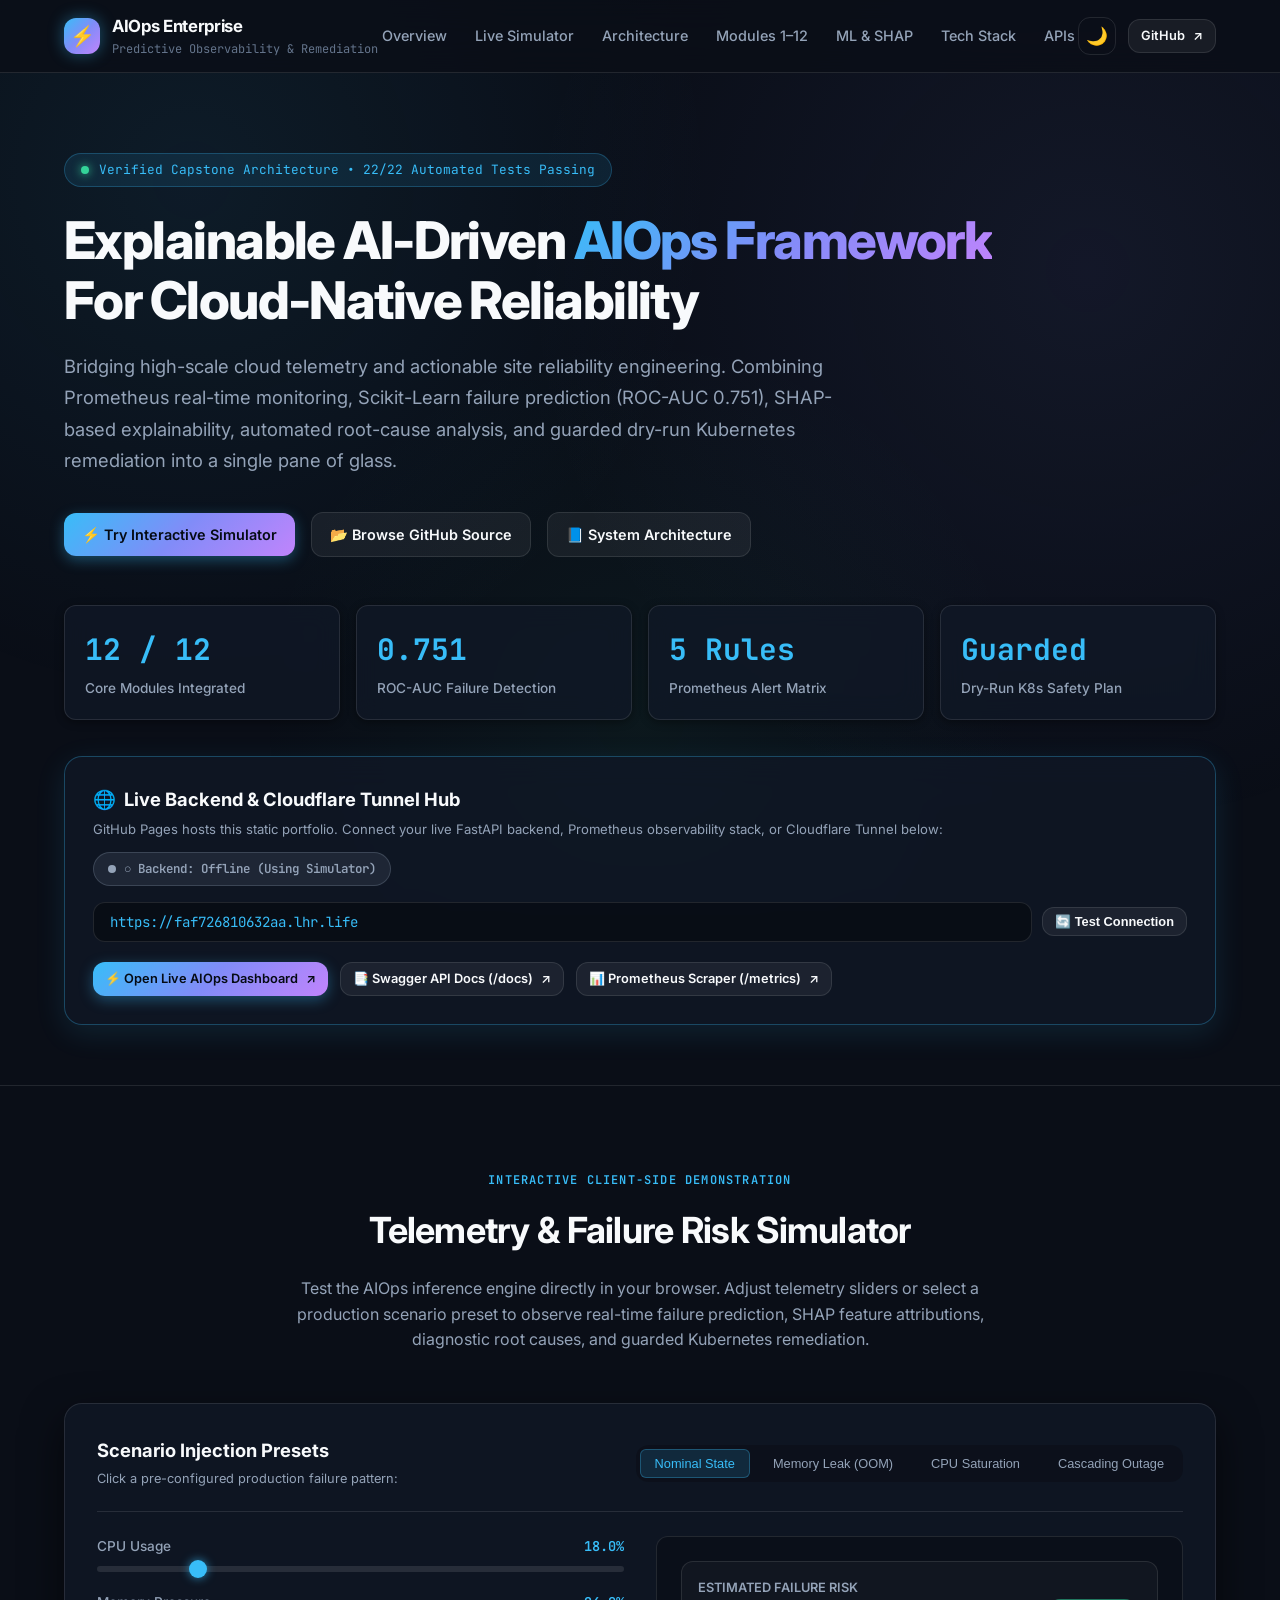
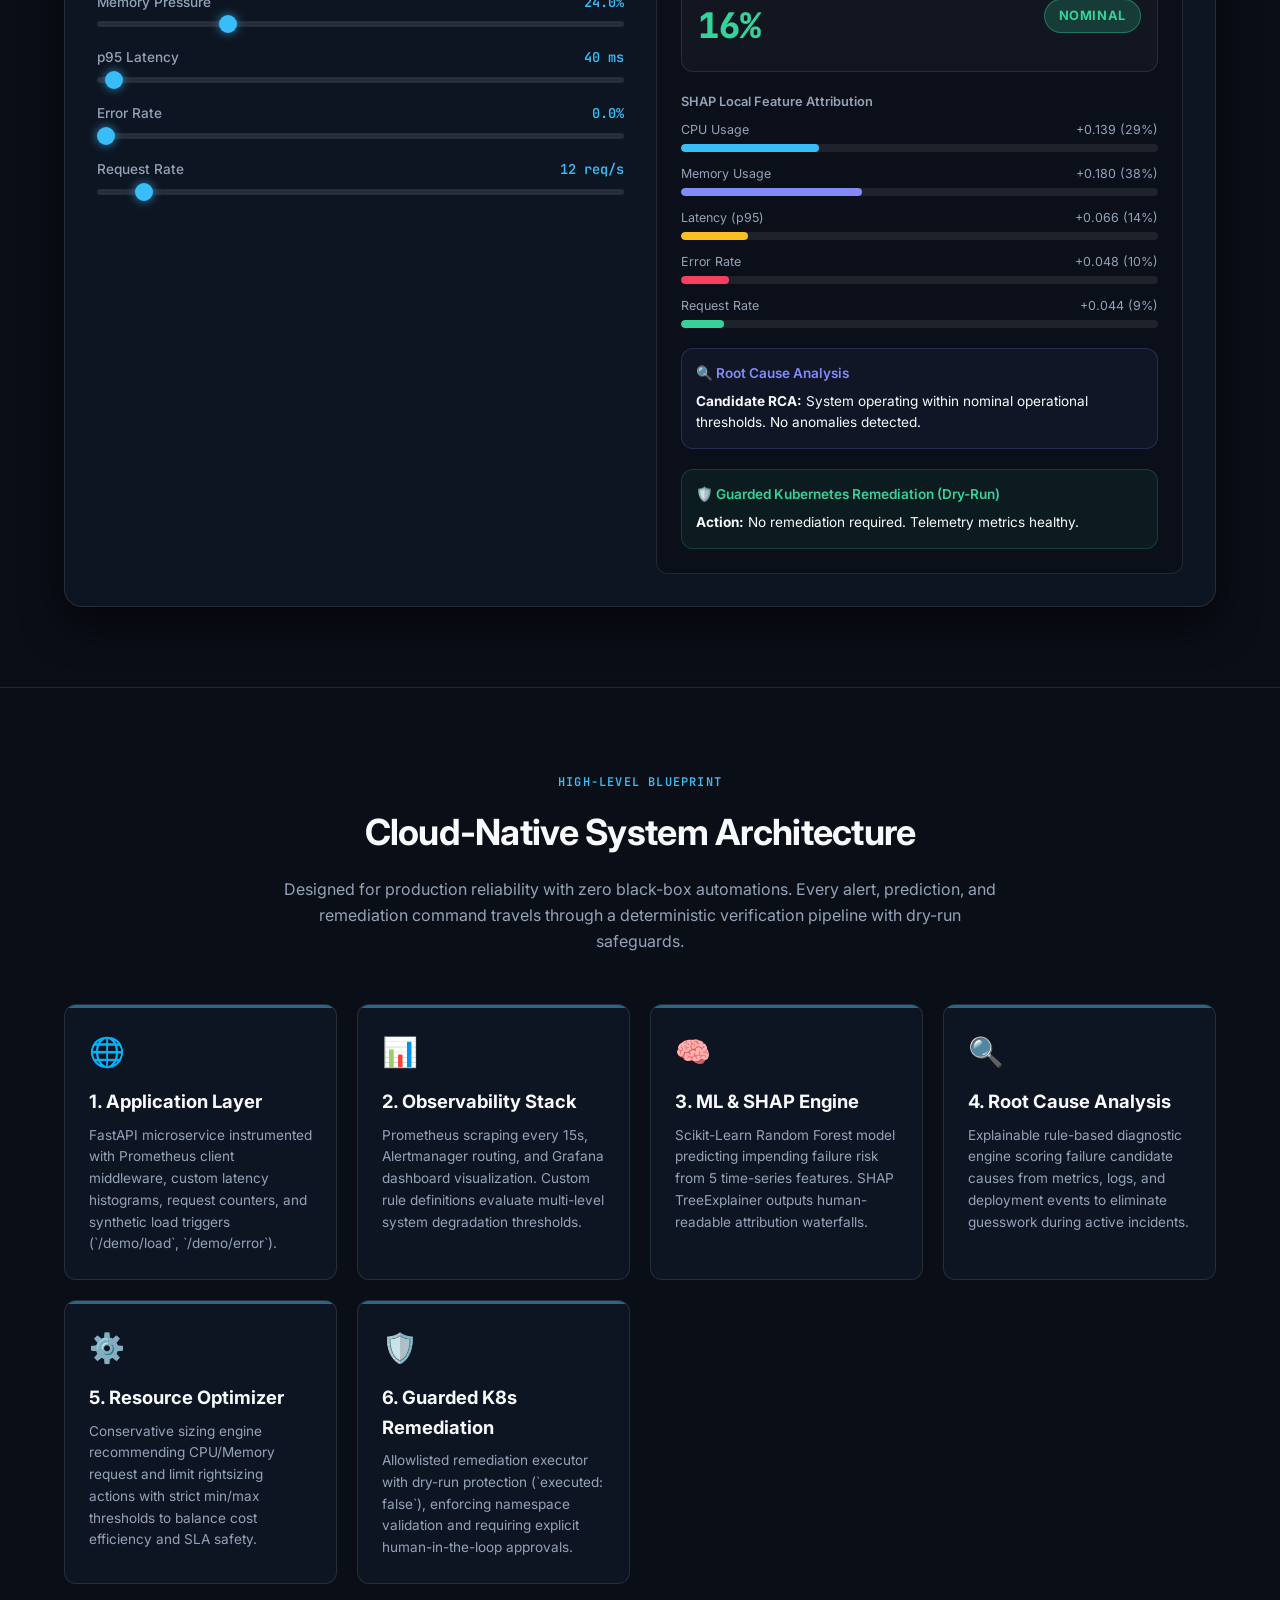
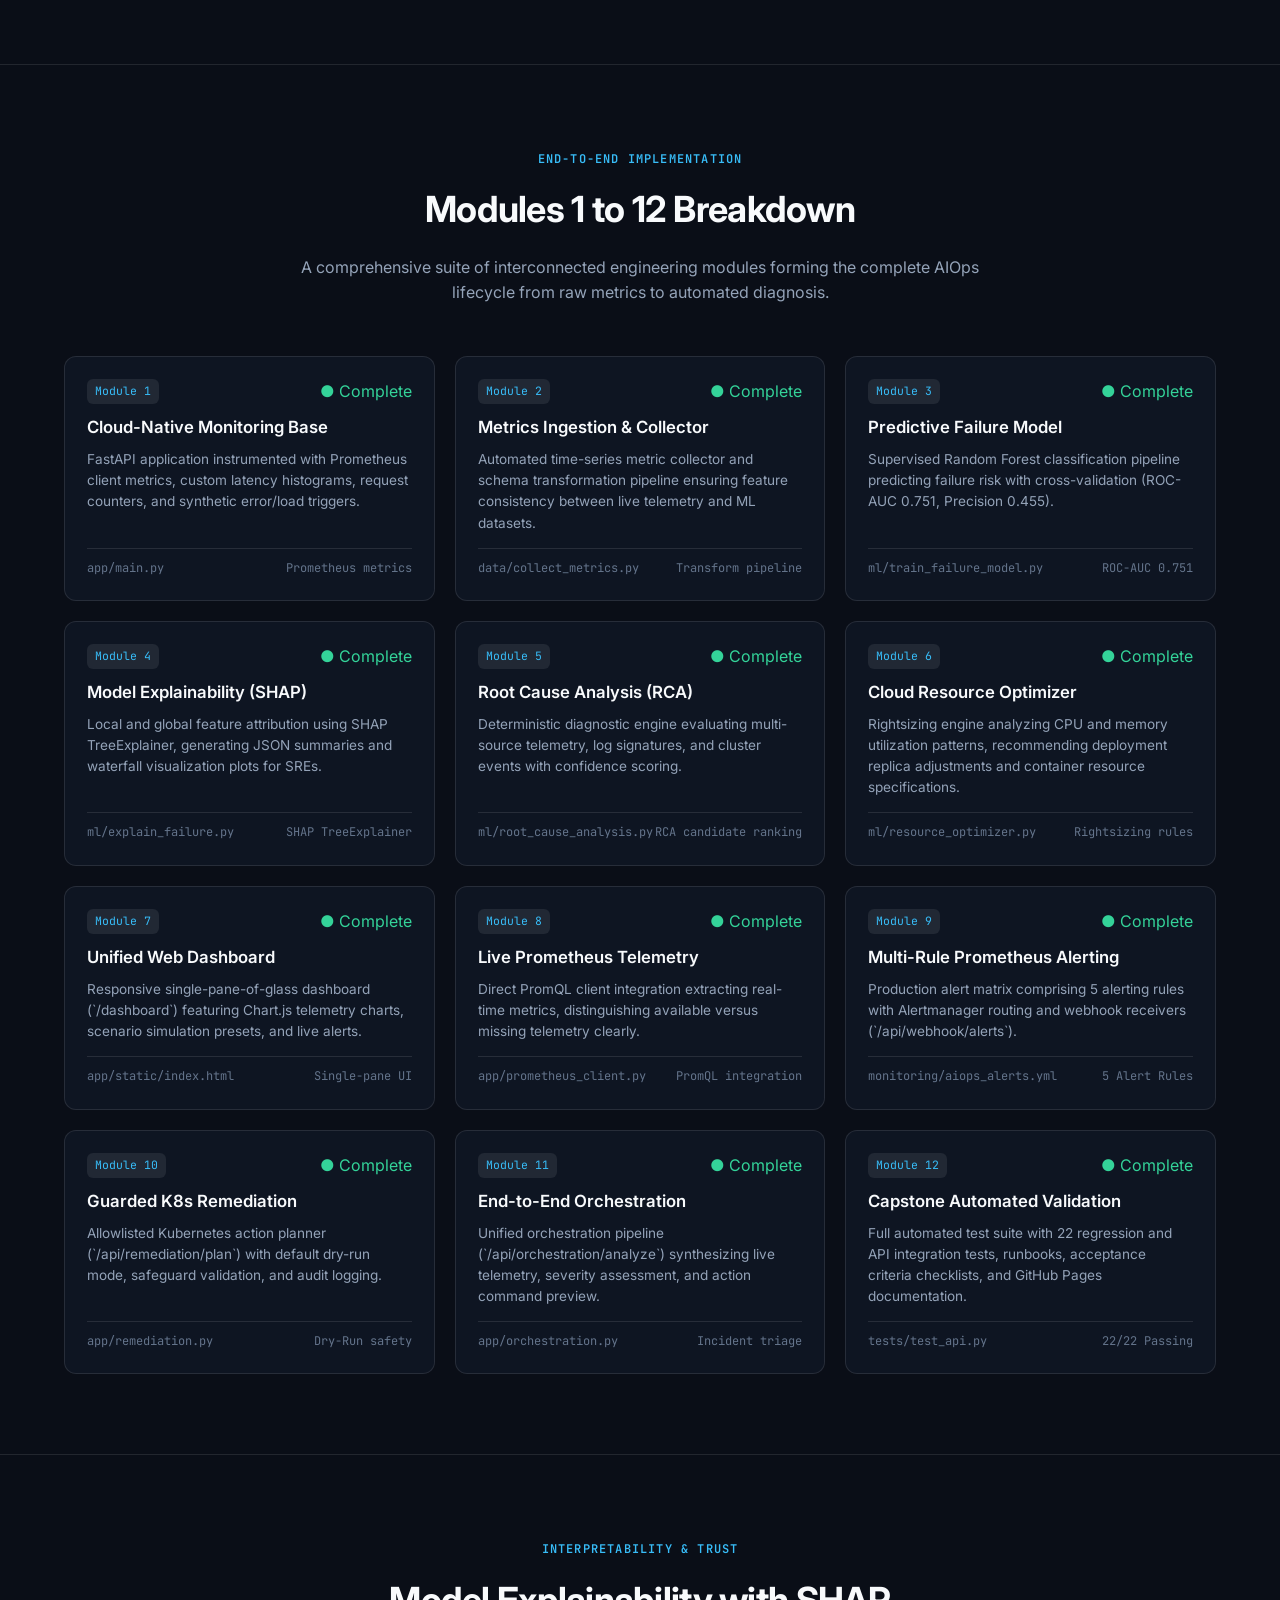
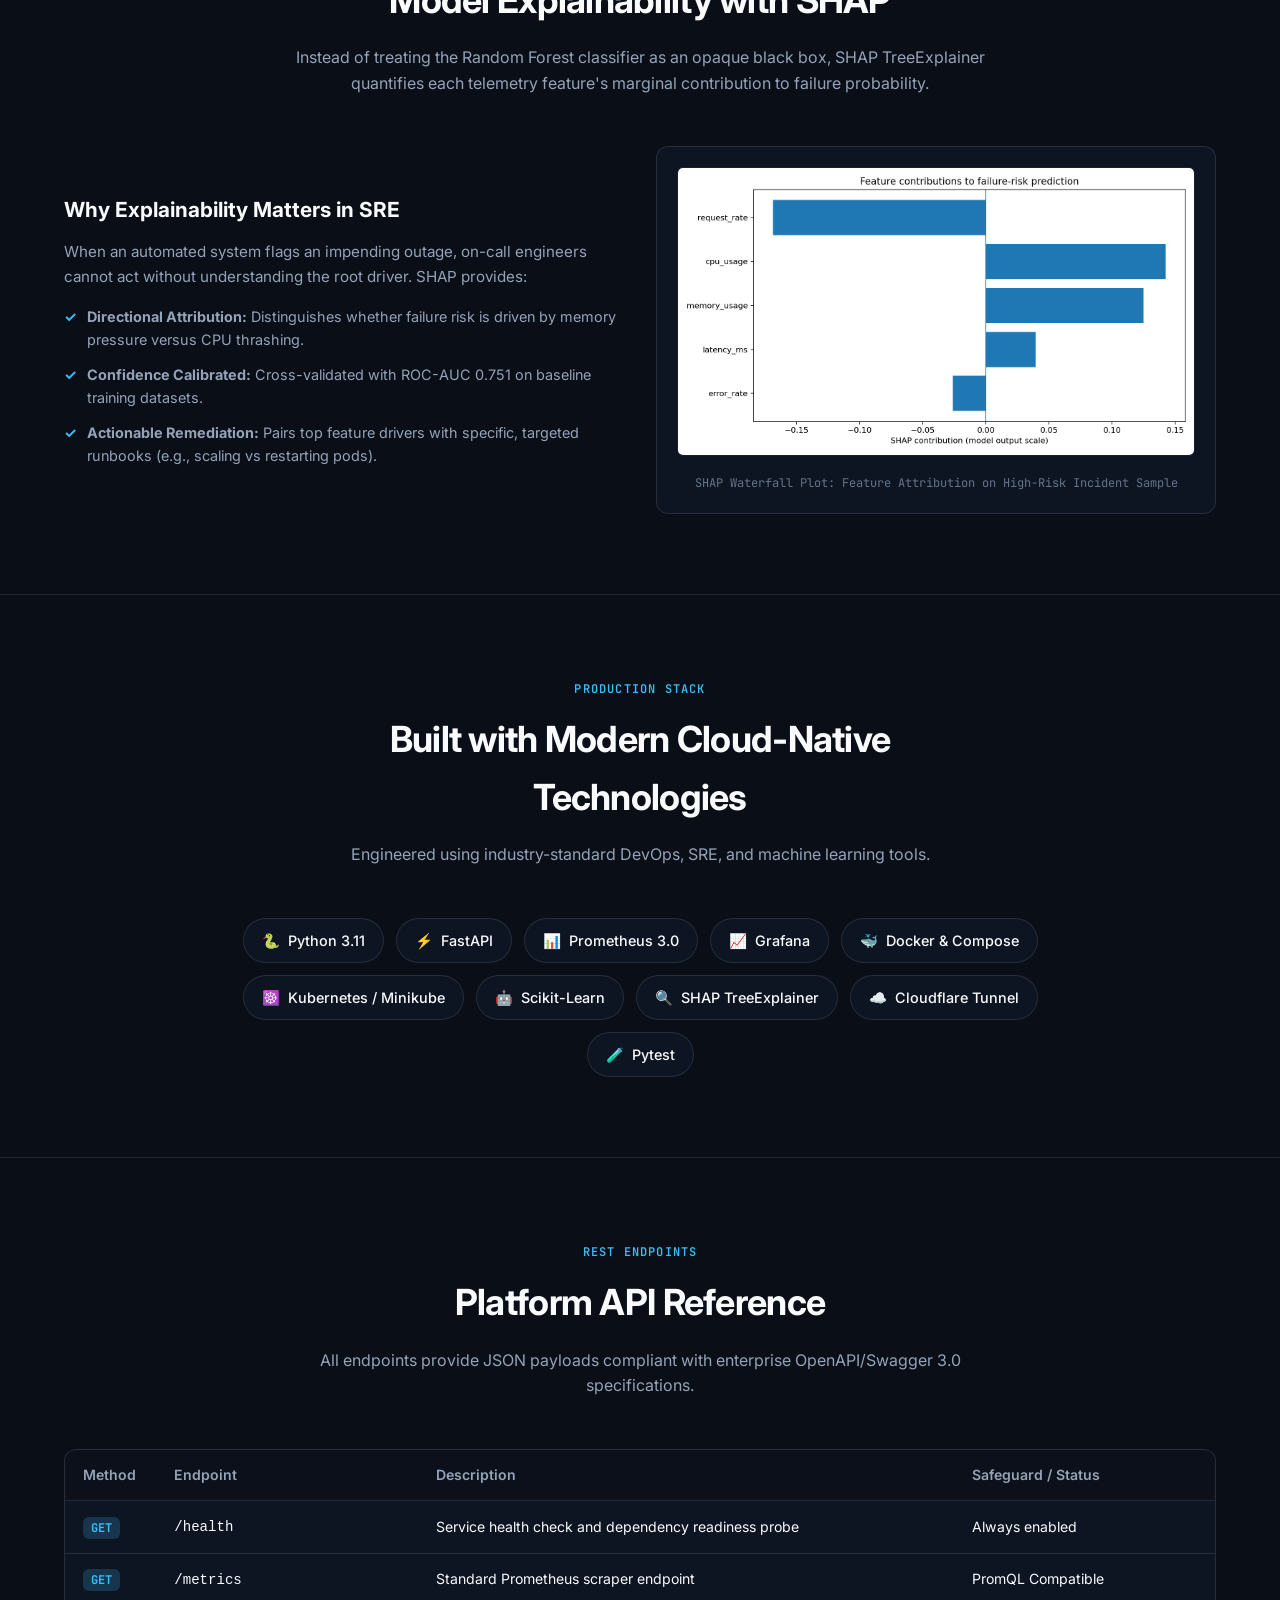
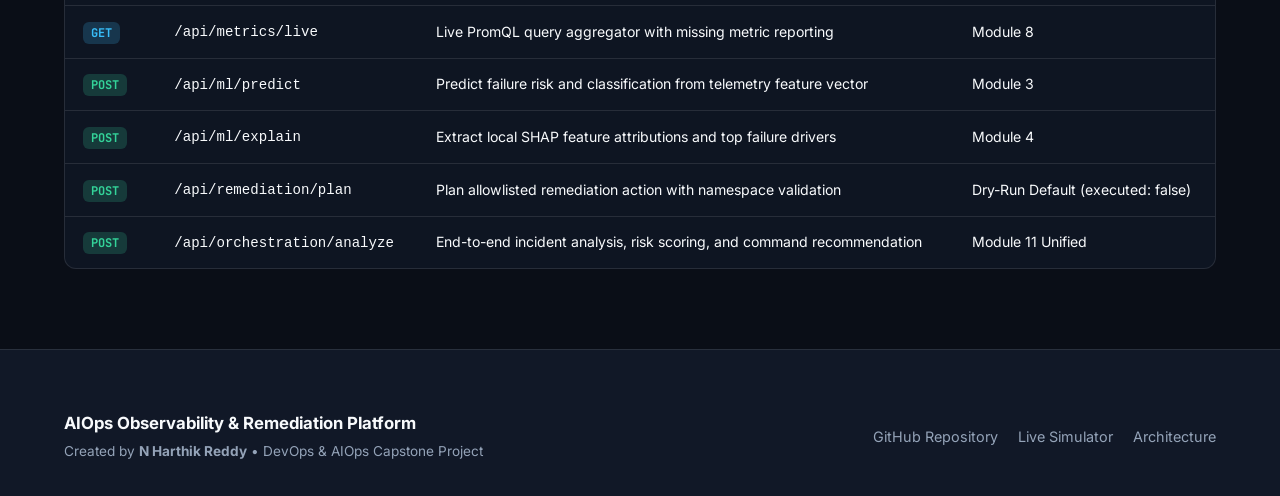
<file: docs/index.html>
<!DOCTYPE html>
<html lang="en">
<head>
  <meta charset="UTF-8">
  <meta name="viewport" content="width=device-width, initial-scale=1.0">
  <title>AIOps Platform — Explainable AI & Cloud-Native Remediation | N Harthik Reddy</title>
  <meta name="description" content="An end-to-end cloud-native AIOps platform that unifies real-time application telemetry, machine learning failure risk prediction, SHAP-based interpretability, and guarded Kubernetes remediation.">
  <link rel="preconnect" href="https://fonts.googleapis.com">
  <link rel="preconnect" href="https://fonts.gstatic.com" crossorigin>
  <link href="https://fonts.googleapis.com/css2?family=Inter:wght@300;400;500;600;700;800&family=JetBrains+Mono:wght@400;500;600&display=swap" rel="stylesheet">
  <link rel="stylesheet" href="style.css">
</head>
<body>
  <div class="glow-backdrop"></div>

  <!-- Top Navigation -->
  <nav class="navbar">
    <div class="container nav-container">
      <a href="#" class="brand">
        <div class="brand-icon">⚡</div>
        <div class="brand-info">
          <span class="brand-title">AIOps Enterprise</span>
          <span class="brand-sub">Predictive Observability & Remediation</span>
        </div>
      </a>

      <ul class="nav-links">
        <li><a href="#overview">Overview</a></li>
        <li><a href="#simulator">Live Simulator</a></li>
        <li><a href="#architecture">Architecture</a></li>
        <li><a href="#modules">Modules 1–12</a></li>
        <li><a href="#ml-explainability">ML & SHAP</a></li>
        <li><a href="#tech-stack">Tech Stack</a></li>
        <li><a href="#api-reference">APIs</a></li>
      </ul>

      <div class="nav-actions">
        <button class="theme-toggle-btn" id="theme-toggle-btn" title="Toggle Theme">🌙</button>
        <a href="https://github.com/harthik17/DevOps-Project" target="_blank" rel="noopener noreferrer" class="btn btn-secondary btn-sm">
          <span>GitHub</span> ↗
        </a>
      </div>
    </div>
  </nav>

  <!-- Hero Section -->
  <header class="hero" id="overview">
    <div class="container">
      <div class="hero-pill">
        <span class="pulse-dot"></span>
        <span>Verified Capstone Architecture • 22/22 Automated Tests Passing</span>
      </div>

      <h1>
        Explainable AI-Driven <span class="gradient-text">AIOps Framework</span><br>
        For Cloud-Native Reliability
      </h1>

      <p class="hero-subtitle">
        Bridging high-scale cloud telemetry and actionable site reliability engineering. Combining Prometheus real-time monitoring, Scikit-Learn failure prediction (ROC-AUC 0.751), SHAP-based explainability, automated root-cause analysis, and guarded dry-run Kubernetes remediation into a single pane of glass.
      </p>

      <div class="hero-cta">
        <a href="#simulator" class="btn btn-primary">
          <span>⚡ Try Interactive Simulator</span>
        </a>
        <a href="https://github.com/harthik17/DevOps-Project" target="_blank" rel="noopener noreferrer" class="btn btn-secondary">
          <span>📂 Browse GitHub Source</span>
        </a>
        <a href="#architecture" class="btn btn-secondary">
          <span>📘 System Architecture</span>
        </a>
      </div>

      <div class="hero-stats">
        <div class="stat-card">
          <div class="stat-value">12 / 12</div>
          <div class="stat-label">Core Modules Integrated</div>
        </div>
        <div class="stat-card">
          <div class="stat-value">0.751</div>
          <div class="stat-label">ROC-AUC Failure Detection</div>
        </div>
        <div class="stat-card">
          <div class="stat-value">5 Rules</div>
          <div class="stat-label">Prometheus Alert Matrix</div>
        </div>
        <div class="stat-card">
          <div class="stat-value">Guarded</div>
          <div class="stat-label">Dry-Run K8s Safety Plan</div>
        </div>
      </div>

      <!-- Live Backend & Cloudflare Tunnel Hub -->
      <div class="backend-hub-card">
        <div class="backend-hub-header">
          <div>
            <h3 style="font-size: 1.15rem; font-weight: 700; display: flex; align-items: center; gap: 8px;">
              <span>🌐</span> Live Backend & Cloudflare Tunnel Hub
            </h3>
            <p style="font-size: 0.82rem; color: var(--text-secondary); margin-top: 4px;">
              GitHub Pages hosts this static portfolio. Connect your live FastAPI backend, Prometheus observability stack, or Cloudflare Tunnel below:
            </p>
          </div>
          <div class="backend-status-pill offline" id="backend-status-pill">
            <span class="pulse-dot" style="background: var(--text-muted); box-shadow: none;" id="backend-pulse-dot"></span>
            <span id="backend-status-text">Backend: Checking...</span>
          </div>
        </div>

        <div class="backend-input-group">
          <input type="text" id="backend-url-input" class="backend-url-input" value="https://faf726810632aa.lhr.life" placeholder="e.g. https://your-tunnel.trycloudflare.com or https://faf726810632aa.lhr.life">
          <button class="btn btn-secondary btn-sm" id="check-backend-btn">
            <span>🔄 Test Connection</span>
          </button>
        </div>

        <div class="backend-actions">
          <a href="https://faf726810632aa.lhr.life/dashboard" target="_blank" class="btn btn-primary btn-sm" id="link-dashboard">
            <span>⚡ Open Live AIOps Dashboard</span> ↗
          </a>
          <a href="https://faf726810632aa.lhr.life/docs" target="_blank" class="btn btn-secondary btn-sm" id="link-docs">
            <span>📑 Swagger API Docs (/docs)</span> ↗
          </a>
          <a href="https://faf726810632aa.lhr.life/metrics" target="_blank" class="btn btn-secondary btn-sm" id="link-metrics">
            <span>📊 Prometheus Scraper (/metrics)</span> ↗
          </a>
        </div>
      </div>
    </div>
  </header>

  <!-- Live Simulator Section -->
  <section class="section" id="simulator">
    <div class="container">
      <div class="section-header">
        <span class="section-tag">Interactive Client-Side Demonstration</span>
        <h2 class="section-title">Telemetry & Failure Risk Simulator</h2>
        <p class="section-desc">
          Test the AIOps inference engine directly in your browser. Adjust telemetry sliders or select a production scenario preset to observe real-time failure prediction, SHAP feature attributions, diagnostic root causes, and guarded Kubernetes remediation.
        </p>
      </div>

      <div class="simulator-card">
        <div class="sim-header">
          <div>
            <h3 style="font-size: 1.15rem; font-weight: 700;">Scenario Injection Presets</h3>
            <span style="font-size: 0.8rem; color: var(--text-secondary);">Click a pre-configured production failure pattern:</span>
          </div>
          <div class="sim-modes">
            <button class="sim-preset-btn active" data-preset="nominal">Nominal State</button>
            <button class="sim-preset-btn" data-preset="memory">Memory Leak (OOM)</button>
            <button class="sim-preset-btn" data-preset="cpu">CPU Saturation</button>
            <button class="sim-preset-btn" data-preset="cascade">Cascading Outage</button>
          </div>
        </div>

        <div class="sim-grid">
          <!-- Controls Panel -->
          <div class="controls-panel">
            <div class="slider-group">
              <div class="slider-label">
                <span>CPU Usage</span>
                <span class="slider-val" id="cpu-val">18.0%</span>
              </div>
              <input type="range" id="cpu-input" min="0" max="100" value="18" step="1">
            </div>

            <div class="slider-group">
              <div class="slider-label">
                <span>Memory Pressure</span>
                <span class="slider-val" id="mem-val">24.0%</span>
              </div>
              <input type="range" id="mem-input" min="0" max="100" value="24" step="1">
            </div>

            <div class="slider-group">
              <div class="slider-label">
                <span>p95 Latency</span>
                <span class="slider-val" id="lat-val">35 ms</span>
              </div>
              <input type="range" id="lat-input" min="10" max="2000" value="35" step="10">
            </div>

            <div class="slider-group">
              <div class="slider-label">
                <span>Error Rate</span>
                <span class="slider-val" id="err-val">0.0%</span>
              </div>
              <input type="range" id="err-input" min="0" max="0.5" value="0.0" step="0.01">
            </div>

            <div class="slider-group">
              <div class="slider-label">
                <span>Request Rate</span>
                <span class="slider-val" id="req-val">12 req/s</span>
              </div>
              <input type="range" id="req-input" min="1" max="150" value="12" step="1">
            </div>
          </div>

          <!-- Dynamic Output Panel -->
          <div class="output-panel">
            <div class="risk-gauge-container">
              <div>
                <div style="font-size: 0.8rem; color: var(--text-secondary); text-transform: uppercase; font-weight: 600;">Estimated Failure Risk</div>
                <div class="risk-score" id="sim-risk-score">4%</div>
              </div>
              <div class="risk-badge nominal" id="sim-risk-badge">Nominal</div>
            </div>

            <div>
              <div style="font-size: 0.8rem; color: var(--text-secondary); font-weight: 600; margin-bottom: 8px;">
                SHAP Local Feature Attribution
              </div>
              <div class="shap-bars">
                <div class="shap-item">
                  <div class="shap-header"><span>CPU Usage</span><span id="shap-cpu-val">+0.12 (22%)</span></div>
                  <div class="shap-bar-bg"><div class="shap-bar-fill" id="shap-cpu-fill" style="width: 22%; background: var(--accent-cyan);"></div></div>
                </div>
                <div class="shap-item">
                  <div class="shap-header"><span>Memory Usage</span><span id="shap-mem-val">+0.15 (26%)</span></div>
                  <div class="shap-bar-bg"><div class="shap-bar-fill" id="shap-mem-fill" style="width: 26%; background: var(--accent-indigo);"></div></div>
                </div>
                <div class="shap-item">
                  <div class="shap-header"><span>Latency (p95)</span><span id="shap-lat-val">+0.08 (15%)</span></div>
                  <div class="shap-bar-bg"><div class="shap-bar-fill" id="shap-lat-fill" style="width: 15%; background: var(--accent-amber);"></div></div>
                </div>
                <div class="shap-item">
                  <div class="shap-header"><span>Error Rate</span><span id="shap-err-val">+0.05 (10%)</span></div>
                  <div class="shap-bar-bg"><div class="shap-bar-fill" id="shap-err-fill" style="width: 10%; background: var(--accent-rose);"></div></div>
                </div>
                <div class="shap-item">
                  <div class="shap-header"><span>Request Rate</span><span id="shap-req-val">+0.04 (8%)</span></div>
                  <div class="shap-bar-bg"><div class="shap-bar-fill" id="shap-req-fill" style="width: 8%; background: var(--accent-emerald);"></div></div>
                </div>
              </div>
            </div>

            <div class="rca-box">
              <div class="rca-title">🔍 Root Cause Analysis</div>
              <div id="sim-rca-diagnosis">System operating within nominal operational thresholds. No anomalies detected.</div>
            </div>

            <div class="remediation-box">
              <div class="remediation-title">🛡️ Guarded Kubernetes Remediation (Dry-Run)</div>
              <div id="sim-k8s-action">Action: No remediation required. Telemetry metrics healthy.</div>
            </div>
          </div>
        </div>
      </div>
    </div>
  </section>

  <!-- Architecture Section -->
  <section class="section" id="architecture">
    <div class="container">
      <div class="section-header">
        <span class="section-tag">High-Level Blueprint</span>
        <h2 class="section-title">Cloud-Native System Architecture</h2>
        <p class="section-desc">
          Designed for production reliability with zero black-box automations. Every alert, prediction, and remediation command travels through a deterministic verification pipeline with dry-run safeguards.
        </p>
      </div>

      <div class="arch-grid">
        <div class="arch-card">
          <div class="arch-icon">🌐</div>
          <h3 class="arch-title">1. Application Layer</h3>
          <p class="arch-desc">
            FastAPI microservice instrumented with Prometheus client middleware, custom latency histograms, request counters, and synthetic load triggers (`/demo/load`, `/demo/error`).
          </p>
        </div>

        <div class="arch-card">
          <div class="arch-icon">📊</div>
          <h3 class="arch-title">2. Observability Stack</h3>
          <p class="arch-desc">
            Prometheus scraping every 15s, Alertmanager routing, and Grafana dashboard visualization. Custom rule definitions evaluate multi-level system degradation thresholds.
          </p>
        </div>

        <div class="arch-card">
          <div class="arch-icon">🧠</div>
          <h3 class="arch-title">3. ML & SHAP Engine</h3>
          <p class="arch-desc">
            Scikit-Learn Random Forest model predicting impending failure risk from 5 time-series features. SHAP TreeExplainer outputs human-readable attribution waterfalls.
          </p>
        </div>

        <div class="arch-card">
          <div class="arch-icon">🔍</div>
          <h3 class="arch-title">4. Root Cause Analysis</h3>
          <p class="arch-desc">
            Explainable rule-based diagnostic engine scoring failure candidate causes from metrics, logs, and deployment events to eliminate guesswork during active incidents.
          </p>
        </div>

        <div class="arch-card">
          <div class="arch-icon">⚙️</div>
          <h3 class="arch-title">5. Resource Optimizer</h3>
          <p class="arch-desc">
            Conservative sizing engine recommending CPU/Memory request and limit rightsizing actions with strict min/max thresholds to balance cost efficiency and SLA safety.
          </p>
        </div>

        <div class="arch-card">
          <div class="arch-icon">🛡️</div>
          <h3 class="arch-title">6. Guarded K8s Remediation</h3>
          <p class="arch-desc">
            Allowlisted remediation executor with dry-run protection (`executed: false`), enforcing namespace validation and requiring explicit human-in-the-loop approvals.
          </p>
        </div>
      </div>
    </div>
  </section>

  <!-- Modules 1 to 12 Section -->
  <section class="section" id="modules">
    <div class="container">
      <div class="section-header">
        <span class="section-tag">End-to-End Implementation</span>
        <h2 class="section-title">Modules 1 to 12 Breakdown</h2>
        <p class="section-desc">
          A comprehensive suite of interconnected engineering modules forming the complete AIOps lifecycle from raw metrics to automated diagnosis.
        </p>
      </div>

      <div class="modules-grid">
        <!-- Module 1 -->
        <div class="module-card">
          <div class="module-header">
            <span class="module-badge">Module 1</span>
            <span style="color: var(--accent-emerald);">● Complete</span>
          </div>
          <h3 class="module-title">Cloud-Native Monitoring Base</h3>
          <p class="module-desc">
            FastAPI application instrumented with Prometheus client metrics, custom latency histograms, request counters, and synthetic error/load triggers.
          </p>
          <div class="module-meta">
            <span>app/main.py</span>
            <span>Prometheus metrics</span>
          </div>
        </div>

        <!-- Module 2 -->
        <div class="module-card">
          <div class="module-header">
            <span class="module-badge">Module 2</span>
            <span style="color: var(--accent-emerald);">● Complete</span>
          </div>
          <h3 class="module-title">Metrics Ingestion & Collector</h3>
          <p class="module-desc">
            Automated time-series metric collector and schema transformation pipeline ensuring feature consistency between live telemetry and ML datasets.
          </p>
          <div class="module-meta">
            <span>data/collect_metrics.py</span>
            <span>Transform pipeline</span>
          </div>
        </div>

        <!-- Module 3 -->
        <div class="module-card">
          <div class="module-header">
            <span class="module-badge">Module 3</span>
            <span style="color: var(--accent-emerald);">● Complete</span>
          </div>
          <h3 class="module-title">Predictive Failure Model</h3>
          <p class="module-desc">
            Supervised Random Forest classification pipeline predicting failure risk with cross-validation (ROC-AUC 0.751, Precision 0.455).
          </p>
          <div class="module-meta">
            <span>ml/train_failure_model.py</span>
            <span>ROC-AUC 0.751</span>
          </div>
        </div>

        <!-- Module 4 -->
        <div class="module-card">
          <div class="module-header">
            <span class="module-badge">Module 4</span>
            <span style="color: var(--accent-emerald);">● Complete</span>
          </div>
          <h3 class="module-title">Model Explainability (SHAP)</h3>
          <p class="module-desc">
            Local and global feature attribution using SHAP TreeExplainer, generating JSON summaries and waterfall visualization plots for SREs.
          </p>
          <div class="module-meta">
            <span>ml/explain_failure.py</span>
            <span>SHAP TreeExplainer</span>
          </div>
        </div>

        <!-- Module 5 -->
        <div class="module-card">
          <div class="module-header">
            <span class="module-badge">Module 5</span>
            <span style="color: var(--accent-emerald);">● Complete</span>
          </div>
          <h3 class="module-title">Root Cause Analysis (RCA)</h3>
          <p class="module-desc">
            Deterministic diagnostic engine evaluating multi-source telemetry, log signatures, and cluster events with confidence scoring.
          </p>
          <div class="module-meta">
            <span>ml/root_cause_analysis.py</span>
            <span>RCA candidate ranking</span>
          </div>
        </div>

        <!-- Module 6 -->
        <div class="module-card">
          <div class="module-header">
            <span class="module-badge">Module 6</span>
            <span style="color: var(--accent-emerald);">● Complete</span>
          </div>
          <h3 class="module-title">Cloud Resource Optimizer</h3>
          <p class="module-desc">
            Rightsizing engine analyzing CPU and memory utilization patterns, recommending deployment replica adjustments and container resource specifications.
          </p>
          <div class="module-meta">
            <span>ml/resource_optimizer.py</span>
            <span>Rightsizing rules</span>
          </div>
        </div>

        <!-- Module 7 -->
        <div class="module-card">
          <div class="module-header">
            <span class="module-badge">Module 7</span>
            <span style="color: var(--accent-emerald);">● Complete</span>
          </div>
          <h3 class="module-title">Unified Web Dashboard</h3>
          <p class="module-desc">
            Responsive single-pane-of-glass dashboard (`/dashboard`) featuring Chart.js telemetry charts, scenario simulation presets, and live alerts.
          </p>
          <div class="module-meta">
            <span>app/static/index.html</span>
            <span>Single-pane UI</span>
          </div>
        </div>

        <!-- Module 8 -->
        <div class="module-card">
          <div class="module-header">
            <span class="module-badge">Module 8</span>
            <span style="color: var(--accent-emerald);">● Complete</span>
          </div>
          <h3 class="module-title">Live Prometheus Telemetry</h3>
          <p class="module-desc">
            Direct PromQL client integration extracting real-time metrics, distinguishing available versus missing telemetry clearly.
          </p>
          <div class="module-meta">
            <span>app/prometheus_client.py</span>
            <span>PromQL integration</span>
          </div>
        </div>

        <!-- Module 9 -->
        <div class="module-card">
          <div class="module-header">
            <span class="module-badge">Module 9</span>
            <span style="color: var(--accent-emerald);">● Complete</span>
          </div>
          <h3 class="module-title">Multi-Rule Prometheus Alerting</h3>
          <p class="module-desc">
            Production alert matrix comprising 5 alerting rules with Alertmanager routing and webhook receivers (`/api/webhook/alerts`).
          </p>
          <div class="module-meta">
            <span>monitoring/aiops_alerts.yml</span>
            <span>5 Alert Rules</span>
          </div>
        </div>

        <!-- Module 10 -->
        <div class="module-card">
          <div class="module-header">
            <span class="module-badge">Module 10</span>
            <span style="color: var(--accent-emerald);">● Complete</span>
          </div>
          <h3 class="module-title">Guarded K8s Remediation</h3>
          <p class="module-desc">
            Allowlisted Kubernetes action planner (`/api/remediation/plan`) with default dry-run mode, safeguard validation, and audit logging.
          </p>
          <div class="module-meta">
            <span>app/remediation.py</span>
            <span>Dry-Run safety</span>
          </div>
        </div>

        <!-- Module 11 -->
        <div class="module-card">
          <div class="module-header">
            <span class="module-badge">Module 11</span>
            <span style="color: var(--accent-emerald);">● Complete</span>
          </div>
          <h3 class="module-title">End-to-End Orchestration</h3>
          <p class="module-desc">
            Unified orchestration pipeline (`/api/orchestration/analyze`) synthesizing live telemetry, severity assessment, and action command preview.
          </p>
          <div class="module-meta">
            <span>app/orchestration.py</span>
            <span>Incident triage</span>
          </div>
        </div>

        <!-- Module 12 -->
        <div class="module-card">
          <div class="module-header">
            <span class="module-badge">Module 12</span>
            <span style="color: var(--accent-emerald);">● Complete</span>
          </div>
          <h3 class="module-title">Capstone Automated Validation</h3>
          <p class="module-desc">
            Full automated test suite with 22 regression and API integration tests, runbooks, acceptance criteria checklists, and GitHub Pages documentation.
          </p>
          <div class="module-meta">
            <span>tests/test_api.py</span>
            <span>22/22 Passing</span>
          </div>
        </div>
      </div>
    </div>
  </section>

  <!-- ML & SHAP Section -->
  <section class="section" id="ml-explainability">
    <div class="container">
      <div class="section-header">
        <span class="section-tag">Interpretability & Trust</span>
        <h2 class="section-title">Model Explainability with SHAP</h2>
        <p class="section-desc">
          Instead of treating the Random Forest classifier as an opaque black box, SHAP TreeExplainer quantifies each telemetry feature's marginal contribution to failure probability.
        </p>
      </div>

      <div style="display: grid; grid-template-columns: 1fr 1fr; gap: 32px; align-items: center;" class="sim-grid">
        <div>
          <h3 style="font-size: 1.3rem; font-weight: 700; margin-bottom: 14px;">Why Explainability Matters in SRE</h3>
          <p style="color: var(--text-secondary); margin-bottom: 16px; font-size: 0.95rem;">
            When an automated system flags an impending outage, on-call engineers cannot act without understanding the root driver. SHAP provides:
          </p>
          <ul style="list-style: none; display: flex; flex-direction: column; gap: 12px; font-size: 0.9rem; color: var(--text-secondary);">
            <li style="display: flex; gap: 10px; align-items: flex-start;">
              <span style="color: var(--accent-cyan); font-weight: 700;">✓</span>
              <span><strong>Directional Attribution:</strong> Distinguishes whether failure risk is driven by memory pressure versus CPU thrashing.</span>
            </li>
            <li style="display: flex; gap: 10px; align-items: flex-start;">
              <span style="color: var(--accent-cyan); font-weight: 700;">✓</span>
              <span><strong>Confidence Calibrated:</strong> Cross-validated with ROC-AUC 0.751 on baseline training datasets.</span>
            </li>
            <li style="display: flex; gap: 10px; align-items: flex-start;">
              <span style="color: var(--accent-cyan); font-weight: 700;">✓</span>
              <span><strong>Actionable Remediation:</strong> Pairs top feature drivers with specific, targeted runbooks (e.g., scaling vs restarting pods).</span>
            </li>
          </ul>
        </div>

        <div style="background: var(--bg-card); padding: 20px; border-radius: var(--radius-md); border: 1px solid var(--border-color); text-align: center;">
          <img src="assets/shap_waterfall.png" alt="SHAP Waterfall Plot" style="max-width: 100%; height: auto; border-radius: var(--radius-sm); border: 1px solid rgba(255, 255, 255, 0.05);" onerror="this.style.display='none'">
          <div style="margin-top: 10px; font-size: 0.75rem; font-family: var(--font-mono); color: var(--text-muted);">
            SHAP Waterfall Plot: Feature Attribution on High-Risk Incident Sample
          </div>
        </div>
      </div>
    </div>
  </section>

  <!-- Technology Stack Section -->
  <section class="section" id="tech-stack">
    <div class="container">
      <div class="section-header">
        <span class="section-tag">Production Stack</span>
        <h2 class="section-title">Built with Modern Cloud-Native Technologies</h2>
        <p class="section-desc">
          Engineered using industry-standard DevOps, SRE, and machine learning tools.
        </p>
      </div>

      <div class="tech-cloud">
        <div class="tech-badge"><span>🐍</span><span>Python 3.11</span></div>
        <div class="tech-badge"><span>⚡</span><span>FastAPI</span></div>
        <div class="tech-badge"><span>📊</span><span>Prometheus 3.0</span></div>
        <div class="tech-badge"><span>📈</span><span>Grafana</span></div>
        <div class="tech-badge"><span>🐳</span><span>Docker & Compose</span></div>
        <div class="tech-badge"><span>☸️</span><span>Kubernetes / Minikube</span></div>
        <div class="tech-badge"><span>🤖</span><span>Scikit-Learn</span></div>
        <div class="tech-badge"><span>🔍</span><span>SHAP TreeExplainer</span></div>
        <div class="tech-badge"><span>☁️</span><span>Cloudflare Tunnel</span></div>
        <div class="tech-badge"><span>🧪</span><span>Pytest</span></div>
      </div>
    </div>
  </section>

  <!-- API Documentation Section -->
  <section class="section" id="api-reference">
    <div class="container">
      <div class="section-header">
        <span class="section-tag">REST Endpoints</span>
        <h2 class="section-title">Platform API Reference</h2>
        <p class="section-desc">
          All endpoints provide JSON payloads compliant with enterprise OpenAPI/Swagger 3.0 specifications.
        </p>
      </div>

      <div class="table-responsive">
        <table>
          <thead>
            <tr>
              <th>Method</th>
              <th>Endpoint</th>
              <th>Description</th>
              <th>Safeguard / Status</th>
            </tr>
          </thead>
          <tbody>
            <tr>
              <td><span class="http-method http-get">GET</span></td>
              <td><code>/health</code></td>
              <td>Service health check and dependency readiness probe</td>
              <td>Always enabled</td>
            </tr>
            <tr>
              <td><span class="http-method http-get">GET</span></td>
              <td><code>/metrics</code></td>
              <td>Standard Prometheus scraper endpoint</td>
              <td>PromQL Compatible</td>
            </tr>
            <tr>
              <td><span class="http-method http-get">GET</span></td>
              <td><code>/api/metrics/live</code></td>
              <td>Live PromQL query aggregator with missing metric reporting</td>
              <td>Module 8</td>
            </tr>
            <tr>
              <td><span class="http-method http-post">POST</span></td>
              <td><code>/api/ml/predict</code></td>
              <td>Predict failure risk and classification from telemetry feature vector</td>
              <td>Module 3</td>
            </tr>
            <tr>
              <td><span class="http-method http-post">POST</span></td>
              <td><code>/api/ml/explain</code></td>
              <td>Extract local SHAP feature attributions and top failure drivers</td>
              <td>Module 4</td>
            </tr>
            <tr>
              <td><span class="http-method http-post">POST</span></td>
              <td><code>/api/remediation/plan</code></td>
              <td>Plan allowlisted remediation action with namespace validation</td>
              <td>Dry-Run Default (executed: false)</td>
            </tr>
            <tr>
              <td><span class="http-method http-post">POST</span></td>
              <td><code>/api/orchestration/analyze</code></td>
              <td>End-to-end incident analysis, risk scoring, and command recommendation</td>
              <td>Module 11 Unified</td>
            </tr>
          </tbody>
        </table>
      </div>
    </div>
  </section>

  <!-- Footer -->
  <footer>
    <div class="container footer-content">
      <div>
        <div style="font-weight: 700; font-size: 1.05rem;">AIOps Observability & Remediation Platform</div>
        <div style="color: var(--text-secondary); font-size: 0.85rem; margin-top: 4px;">
          Created by <strong>N Harthik Reddy</strong> • DevOps & AIOps Capstone Project
        </div>
      </div>

      <ul class="footer-links">
        <li><a href="https://github.com/harthik17/DevOps-Project" target="_blank" rel="noopener noreferrer">GitHub Repository</a></li>
        <li><a href="#simulator">Live Simulator</a></li>
        <li><a href="#architecture">Architecture</a></li>
      </ul>
    </div>
  </footer>

  <script src="portfolio.js"></script>
</body>
</html>
</file>
<file: docs/style.css>
:root {
  --bg-primary: #0a0e17;
  --bg-secondary: #111827;
  --bg-card: rgba(17, 24, 39, 0.75);
  --bg-card-hover: rgba(30, 41, 59, 0.85);
  --border-color: rgba(255, 255, 255, 0.1);
  --border-glow: rgba(56, 189, 248, 0.3);
  --text-primary: #f8fafc;
  --text-secondary: #94a3b8;
  --text-muted: #64748b;
  --accent-cyan: #38bdf8;
  --accent-indigo: #818cf8;
  --accent-emerald: #34d399;
  --accent-rose: #f43f5e;
  --accent-amber: #fbbf24;
  --gradient-brand: linear-gradient(135deg, #38bdf8 0%, #818cf8 50%, #c084fc 100%);
  --gradient-card: linear-gradient(180deg, rgba(255, 255, 255, 0.04) 0%, rgba(255, 255, 255, 0.01) 100%);
  --shadow-sm: 0 2px 8px rgba(0, 0, 0, 0.4);
  --shadow-md: 0 8px 24px rgba(0, 0, 0, 0.5);
  --shadow-lg: 0 16px 40px rgba(0, 0, 0, 0.6);
  --radius-sm: 6px;
  --radius-md: 12px;
  --radius-lg: 18px;
  --radius-full: 9999px;
  --font-sans: 'Inter', -apple-system, BlinkMacSystemFont, 'Segoe UI', Roboto, sans-serif;
  --font-mono: 'JetBrains Mono', 'Fira Code', monospace;
  --transition: all 0.25s cubic-bezier(0.4, 0, 0.2, 1);
}

[data-theme="light"] {
  --bg-primary: #f8fafc;
  --bg-secondary: #f1f5f9;
  --bg-card: rgba(255, 255, 255, 0.85);
  --bg-card-hover: rgba(255, 255, 255, 0.95);
  --border-color: rgba(0, 0, 0, 0.1);
  --border-glow: rgba(14, 165, 233, 0.3);
  --text-primary: #0f172a;
  --text-secondary: #475569;
  --text-muted: #94a3b8;
  --gradient-card: linear-gradient(180deg, rgba(0, 0, 0, 0.02) 0%, rgba(0, 0, 0, 0.05) 100%);
  --shadow-sm: 0 2px 8px rgba(0, 0, 0, 0.05);
  --shadow-md: 0 8px 24px rgba(0, 0, 0, 0.08);
  --shadow-lg: 0 16px 40px rgba(0, 0, 0, 0.12);
}

* {
  margin: 0;
  padding: 0;
  box-sizing: border-box;
}

html {
  scroll-behavior: smooth;
}

body {
  font-family: var(--font-sans);
  background-color: var(--bg-primary);
  color: var(--text-primary);
  line-height: 1.6;
  overflow-x: hidden;
  transition: background-color 0.3s ease, color 0.3s ease;
}

/* Background Atmosphere */
.glow-backdrop {
  position: fixed;
  top: 0;
  left: 0;
  width: 100vw;
  height: 100vh;
  z-index: -1;
  pointer-events: none;
  background: 
    radial-gradient(circle at 15% 20%, rgba(56, 189, 248, 0.08) 0%, transparent 40%),
    radial-gradient(circle at 85% 30%, rgba(129, 140, 248, 0.08) 0%, transparent 45%),
    radial-gradient(circle at 50% 80%, rgba(52, 211, 153, 0.05) 0%, transparent 40%);
}

/* Container */
.container {
  width: 100%;
  max-width: 1200px;
  margin: 0 auto;
  padding: 0 24px;
}

/* Navigation */
.navbar {
  position: sticky;
  top: 0;
  z-index: 100;
  backdrop-filter: blur(16px);
  -webkit-backdrop-filter: blur(16px);
  background: rgba(10, 14, 23, 0.8);
  border-bottom: 1px solid var(--border-color);
  transition: var(--transition);
}

[data-theme="light"] .navbar {
  background: rgba(248, 250, 252, 0.85);
}

.nav-container {
  display: flex;
  justify-content: space-between;
  align-items: center;
  height: 72px;
}

.brand {
  display: flex;
  align-items: center;
  gap: 12px;
  text-decoration: none;
  color: var(--text-primary);
}

.brand-icon {
  width: 36px;
  height: 36px;
  background: var(--gradient-brand);
  border-radius: var(--radius-md);
  display: flex;
  align-items: center;
  justify-content: center;
  font-size: 20px;
  box-shadow: 0 0 16px rgba(56, 189, 248, 0.4);
}

.brand-info {
  display: flex;
  flex-direction: column;
}

.brand-title {
  font-weight: 700;
  font-size: 1.05rem;
  letter-spacing: -0.02em;
}

.brand-sub {
  font-size: 0.75rem;
  color: var(--text-muted);
  font-family: var(--font-mono);
}

.nav-links {
  display: flex;
  align-items: center;
  gap: 28px;
  list-style: none;
}

.nav-links a {
  text-decoration: none;
  color: var(--text-secondary);
  font-size: 0.9rem;
  font-weight: 500;
  transition: var(--transition);
}

.nav-links a:hover {
  color: var(--accent-cyan);
}

.nav-actions {
  display: flex;
  align-items: center;
  gap: 12px;
}

.theme-toggle-btn {
  background: transparent;
  border: 1px solid var(--border-color);
  color: var(--text-primary);
  width: 38px;
  height: 38px;
  border-radius: var(--radius-md);
  cursor: pointer;
  display: flex;
  align-items: center;
  justify-content: center;
  font-size: 1.1rem;
  transition: var(--transition);
}

.theme-toggle-btn:hover {
  background: rgba(255, 255, 255, 0.05);
  border-color: var(--accent-cyan);
}

/* Buttons */
.btn {
  display: inline-flex;
  align-items: center;
  gap: 8px;
  padding: 10px 18px;
  border-radius: var(--radius-md);
  font-size: 0.9rem;
  font-weight: 600;
  text-decoration: none;
  cursor: pointer;
  transition: var(--transition);
  border: none;
}

.btn-primary {
  background: var(--gradient-brand);
  color: #050b14;
  box-shadow: 0 4px 14px rgba(56, 189, 248, 0.35);
}

.btn-primary:hover {
  transform: translateY(-2px);
  box-shadow: 0 6px 20px rgba(56, 189, 248, 0.5);
}

.btn-secondary {
  background: rgba(255, 255, 255, 0.06);
  color: var(--text-primary);
  border: 1px solid var(--border-color);
}

.btn-secondary:hover {
  background: rgba(255, 255, 255, 0.12);
  border-color: var(--text-secondary);
  transform: translateY(-2px);
}

.btn-sm {
  padding: 6px 12px;
  font-size: 0.8rem;
}

/* Hero Section */
.hero {
  padding: 80px 0 60px;
  position: relative;
}

.hero-pill {
  display: inline-flex;
  align-items: center;
  gap: 10px;
  background: rgba(56, 189, 248, 0.1);
  border: 1px solid rgba(56, 189, 248, 0.25);
  padding: 6px 16px;
  border-radius: var(--radius-full);
  font-size: 0.8rem;
  font-family: var(--font-mono);
  color: var(--accent-cyan);
  margin-bottom: 24px;
}

.pulse-dot {
  width: 8px;
  height: 8px;
  background: var(--accent-emerald);
  border-radius: 50%;
  box-shadow: 0 0 10px var(--accent-emerald);
  animation: pulse 2s infinite;
}

@keyframes pulse {
  0% { transform: scale(0.95); box-shadow: 0 0 0 0 rgba(52, 211, 153, 0.7); }
  70% { transform: scale(1.1); box-shadow: 0 0 0 8px rgba(52, 211, 153, 0); }
  100% { transform: scale(0.95); box-shadow: 0 0 0 0 rgba(52, 211, 153, 0); }
}

.hero h1 {
  font-size: 3.25rem;
  font-weight: 800;
  line-height: 1.15;
  letter-spacing: -0.03em;
  margin-bottom: 20px;
}

.gradient-text {
  background: var(--gradient-brand);
  -webkit-background-clip: text;
  -webkit-text-fill-color: transparent;
}

.hero-subtitle {
  font-size: 1.15rem;
  color: var(--text-secondary);
  max-width: 780px;
  margin-bottom: 36px;
  line-height: 1.7;
}

.hero-cta {
  display: flex;
  flex-wrap: wrap;
  align-items: center;
  gap: 16px;
  margin-bottom: 48px;
}

.hero-stats {
  display: grid;
  grid-template-columns: repeat(auto-fit, minmax(200px, 1fr));
  gap: 16px;
  margin-top: 40px;
}

.stat-card {
  background: var(--bg-card);
  backdrop-filter: blur(12px);
  border: 1px solid var(--border-color);
  padding: 20px;
  border-radius: var(--radius-md);
  box-shadow: var(--shadow-sm);
  transition: var(--transition);
}

.stat-card:hover {
  border-color: var(--accent-cyan);
  transform: translateY(-3px);
}

.stat-value {
  font-size: 1.85rem;
  font-weight: 700;
  font-family: var(--font-mono);
  color: var(--accent-cyan);
  margin-bottom: 4px;
}

.stat-label {
  font-size: 0.85rem;
  color: var(--text-secondary);
  font-weight: 500;
}

/* Sections */
.section {
  padding: 80px 0;
  border-top: 1px solid var(--border-color);
}

.section-header {
  text-align: center;
  max-width: 720px;
  margin: 0 auto 50px;
}

.section-tag {
  display: inline-block;
  font-size: 0.75rem;
  font-family: var(--font-mono);
  font-weight: 600;
  text-transform: uppercase;
  letter-spacing: 0.1em;
  color: var(--accent-cyan);
  margin-bottom: 12px;
}

.section-title {
  font-size: 2.25rem;
  font-weight: 700;
  letter-spacing: -0.02em;
  margin-bottom: 16px;
}

.section-desc {
  color: var(--text-secondary);
  font-size: 1rem;
  line-height: 1.6;
}

/* Interactive Simulator */
.simulator-card {
  background: var(--bg-card);
  backdrop-filter: blur(16px);
  border: 1px solid var(--border-color);
  border-radius: var(--radius-lg);
  padding: 32px;
  box-shadow: var(--shadow-lg);
}

.sim-header {
  display: flex;
  flex-wrap: wrap;
  justify-content: space-between;
  align-items: center;
  gap: 16px;
  margin-bottom: 24px;
  padding-bottom: 20px;
  border-bottom: 1px solid var(--border-color);
}

.sim-modes {
  display: flex;
  gap: 8px;
  background: rgba(0, 0, 0, 0.2);
  padding: 4px;
  border-radius: var(--radius-md);
}

.sim-preset-btn {
  background: transparent;
  border: 1px solid transparent;
  color: var(--text-secondary);
  padding: 6px 14px;
  border-radius: var(--radius-sm);
  font-size: 0.8rem;
  font-weight: 500;
  cursor: pointer;
  transition: var(--transition);
}

.sim-preset-btn.active, .sim-preset-btn:hover {
  background: rgba(56, 189, 248, 0.15);
  color: var(--accent-cyan);
  border-color: rgba(56, 189, 248, 0.3);
}

.sim-grid {
  display: grid;
  grid-template-columns: 1fr 1fr;
  gap: 32px;
}

@media (max-width: 900px) {
  .sim-grid {
    grid-template-columns: 1fr;
  }
}

.controls-panel {
  display: flex;
  flex-direction: column;
  gap: 20px;
}

.slider-group {
  display: flex;
  flex-direction: column;
  gap: 8px;
}

.slider-label {
  display: flex;
  justify-content: space-between;
  font-size: 0.85rem;
  font-weight: 500;
  color: var(--text-secondary);
}

.slider-val {
  font-family: var(--font-mono);
  color: var(--accent-cyan);
  font-weight: 600;
}

input[type="range"] {
  -webkit-appearance: none;
  width: 100%;
  height: 6px;
  background: rgba(255, 255, 255, 0.1);
  border-radius: 4px;
  outline: none;
  transition: var(--transition);
}

input[type="range"]::-webkit-slider-thumb {
  -webkit-appearance: none;
  appearance: none;
  width: 18px;
  height: 18px;
  background: var(--accent-cyan);
  cursor: pointer;
  border-radius: 50%;
  box-shadow: 0 0 10px rgba(56, 189, 248, 0.7);
  transition: transform 0.1s ease;
}

input[type="range"]::-webkit-slider-thumb:hover {
  transform: scale(1.2);
}

/* Results Output */
.output-panel {
  background: rgba(0, 0, 0, 0.25);
  border: 1px solid var(--border-color);
  border-radius: var(--radius-md);
  padding: 24px;
  display: flex;
  flex-direction: column;
  gap: 20px;
}

.risk-gauge-container {
  display: flex;
  align-items: center;
  justify-content: space-between;
  padding: 16px;
  background: rgba(255, 255, 255, 0.03);
  border-radius: var(--radius-md);
  border: 1px solid var(--border-color);
}

.risk-score {
  font-size: 2.2rem;
  font-weight: 800;
  font-family: var(--font-mono);
}

.risk-badge {
  padding: 6px 14px;
  border-radius: var(--radius-full);
  font-size: 0.8rem;
  font-weight: 700;
  text-transform: uppercase;
  letter-spacing: 0.05em;
}

.risk-badge.nominal {
  background: rgba(52, 211, 153, 0.2);
  color: var(--accent-emerald);
  border: 1px solid rgba(52, 211, 153, 0.4);
}

.risk-badge.elevated {
  background: rgba(244, 63, 94, 0.2);
  color: var(--accent-rose);
  border: 1px solid rgba(244, 63, 94, 0.4);
}

.shap-bars {
  display: flex;
  flex-direction: column;
  gap: 12px;
}

.shap-item {
  display: flex;
  flex-direction: column;
  gap: 4px;
}

.shap-header {
  display: flex;
  justify-content: space-between;
  font-size: 0.78rem;
  color: var(--text-secondary);
}

.shap-bar-bg {
  height: 8px;
  background: rgba(255, 255, 255, 0.08);
  border-radius: 4px;
  overflow: hidden;
  position: relative;
}

.shap-bar-fill {
  height: 100%;
  border-radius: 4px;
  transition: width 0.3s ease;
}

.rca-box {
  background: rgba(129, 140, 248, 0.06);
  border: 1px solid rgba(129, 140, 248, 0.2);
  border-radius: var(--radius-md);
  padding: 14px;
  font-size: 0.85rem;
}

.rca-title {
  color: var(--accent-indigo);
  font-weight: 600;
  margin-bottom: 6px;
  display: flex;
  align-items: center;
  gap: 6px;
}

.remediation-box {
  background: rgba(52, 211, 153, 0.06);
  border: 1px solid rgba(52, 211, 153, 0.2);
  border-radius: var(--radius-md);
  padding: 14px;
  font-size: 0.85rem;
}

.remediation-title {
  color: var(--accent-emerald);
  font-weight: 600;
  margin-bottom: 6px;
  display: flex;
  align-items: center;
  gap: 6px;
}

.code-snippet {
  font-family: var(--font-mono);
  background: rgba(0, 0, 0, 0.4);
  padding: 6px 10px;
  border-radius: var(--radius-sm);
  color: #38bdf8;
  font-size: 0.8rem;
  display: inline-block;
  margin-top: 4px;
}

/* Architecture Flow */
.arch-grid {
  display: grid;
  grid-template-columns: repeat(auto-fit, minmax(260px, 1fr));
  gap: 20px;
  margin-top: 30px;
}

.arch-card {
  background: var(--bg-card);
  border: 1px solid var(--border-color);
  border-radius: var(--radius-md);
  padding: 24px;
  transition: var(--transition);
  position: relative;
  overflow: hidden;
}

.arch-card::before {
  content: "";
  position: absolute;
  top: 0;
  left: 0;
  width: 100%;
  height: 3px;
  background: var(--accent-cyan);
  opacity: 0.5;
}

.arch-card:hover {
  transform: translateY(-4px);
  border-color: var(--accent-cyan);
  box-shadow: 0 10px 24px rgba(56, 189, 248, 0.15);
}

.arch-icon {
  font-size: 1.8rem;
  margin-bottom: 12px;
}

.arch-title {
  font-size: 1.15rem;
  font-weight: 700;
  margin-bottom: 8px;
}

.arch-desc {
  font-size: 0.85rem;
  color: var(--text-secondary);
  line-height: 1.6;
}

/* Modules Grid */
.modules-grid {
  display: grid;
  grid-template-columns: repeat(auto-fill, minmax(340px, 1fr));
  gap: 20px;
}

.module-card {
  background: var(--bg-card);
  border: 1px solid var(--border-color);
  border-radius: var(--radius-md);
  padding: 22px;
  transition: var(--transition);
  display: flex;
  flex-direction: column;
}

.module-card:hover {
  border-color: var(--accent-indigo);
  transform: translateY(-3px);
  box-shadow: var(--shadow-md);
}

.module-header {
  display: flex;
  justify-content: space-between;
  align-items: center;
  margin-bottom: 10px;
}

.module-badge {
  font-size: 0.72rem;
  font-family: var(--font-mono);
  padding: 3px 8px;
  border-radius: var(--radius-sm);
  background: rgba(255, 255, 255, 0.08);
  color: var(--accent-cyan);
}

.module-title {
  font-size: 1.05rem;
  font-weight: 600;
  margin-bottom: 8px;
}

.module-desc {
  font-size: 0.85rem;
  color: var(--text-secondary);
  line-height: 1.55;
  flex-grow: 1;
}

.module-meta {
  margin-top: 14px;
  padding-top: 10px;
  border-top: 1px solid var(--border-color);
  font-size: 0.75rem;
  font-family: var(--font-mono);
  color: var(--text-muted);
  display: flex;
  justify-content: space-between;
}

/* Tech Stack Badges */
.tech-cloud {
  display: flex;
  flex-wrap: wrap;
  justify-content: center;
  gap: 12px;
  max-width: 900px;
  margin: 0 auto;
}

.tech-badge {
  display: flex;
  align-items: center;
  gap: 8px;
  background: var(--bg-card);
  border: 1px solid var(--border-color);
  padding: 10px 18px;
  border-radius: var(--radius-full);
  font-size: 0.9rem;
  font-weight: 500;
  transition: var(--transition);
}

.tech-badge:hover {
  border-color: var(--accent-cyan);
  transform: translateY(-2px);
  box-shadow: 0 4px 12px rgba(56, 189, 248, 0.2);
}

/* API Endpoints Table */
.table-responsive {
  width: 100%;
  overflow-x: auto;
  background: var(--bg-card);
  border: 1px solid var(--border-color);
  border-radius: var(--radius-md);
}

table {
  width: 100%;
  border-collapse: collapse;
  text-align: left;
  font-size: 0.88rem;
}

th {
  background: rgba(0, 0, 0, 0.2);
  padding: 14px 18px;
  font-weight: 600;
  color: var(--text-secondary);
  border-bottom: 1px solid var(--border-color);
}

td {
  padding: 14px 18px;
  border-bottom: 1px solid var(--border-color);
}

tr:last-child td {
  border-bottom: none;
}

.http-method {
  font-size: 0.75rem;
  font-weight: 700;
  padding: 3px 8px;
  border-radius: var(--radius-sm);
  font-family: var(--font-mono);
}

.http-get { background: rgba(56, 189, 248, 0.2); color: var(--accent-cyan); }
.http-post { background: rgba(52, 211, 153, 0.2); color: var(--accent-emerald); }

/* Footer */
footer {
  border-top: 1px solid var(--border-color);
  padding: 60px 0 40px;
  background: var(--bg-secondary);
}

.footer-content {
  display: flex;
  flex-wrap: wrap;
  justify-content: space-between;
  align-items: center;
  gap: 24px;
}

.footer-links {
  display: flex;
  gap: 20px;
  list-style: none;
}

.footer-links a {
  color: var(--text-secondary);
  text-decoration: none;
  font-size: 0.9rem;
  transition: var(--transition);
}

.footer-links a:hover {
  color: var(--accent-cyan);
}

/* Responsive */
@media (max-width: 768px) {
  .nav-links {
    display: none;
  }
  .hero h1 {
    font-size: 2.2rem;
  }
}

/* Live Backend Hub Card */
.backend-hub-card {
  background: var(--bg-card);
  backdrop-filter: blur(16px);
  border: 1px solid var(--border-glow);
  border-radius: var(--radius-lg);
  padding: 28px;
  margin-top: 36px;
  box-shadow: 0 8px 30px rgba(56, 189, 248, 0.12);
  transition: var(--transition);
}

.backend-hub-header {
  display: flex;
  flex-wrap: wrap;
  justify-content: space-between;
  align-items: center;
  gap: 12px;
  margin-bottom: 16px;
}

.backend-input-group {
  display: flex;
  flex-wrap: wrap;
  gap: 10px;
  align-items: center;
  margin-bottom: 20px;
}

.backend-url-input {
  flex-grow: 1;
  min-width: 280px;
  background: rgba(0, 0, 0, 0.35);
  border: 1px solid var(--border-color);
  padding: 10px 16px;
  border-radius: var(--radius-md);
  font-family: var(--font-mono);
  font-size: 0.88rem;
  color: var(--accent-cyan);
  outline: none;
  transition: var(--transition);
}

.backend-url-input:focus {
  border-color: var(--accent-cyan);
  box-shadow: 0 0 10px rgba(56, 189, 248, 0.3);
}

.backend-actions {
  display: flex;
  flex-wrap: wrap;
  gap: 12px;
}

.backend-status-pill {
  display: inline-flex;
  align-items: center;
  gap: 8px;
  padding: 6px 14px;
  border-radius: var(--radius-full);
  font-size: 0.78rem;
  font-family: var(--font-mono);
  font-weight: 600;
}

.backend-status-pill.online {
  background: rgba(52, 211, 153, 0.15);
  color: var(--accent-emerald);
  border: 1px solid rgba(52, 211, 153, 0.35);
}

.backend-status-pill.offline {
  background: rgba(148, 163, 184, 0.12);
  color: var(--text-secondary);
  border: 1px solid rgba(148, 163, 184, 0.25);
}
</file>
